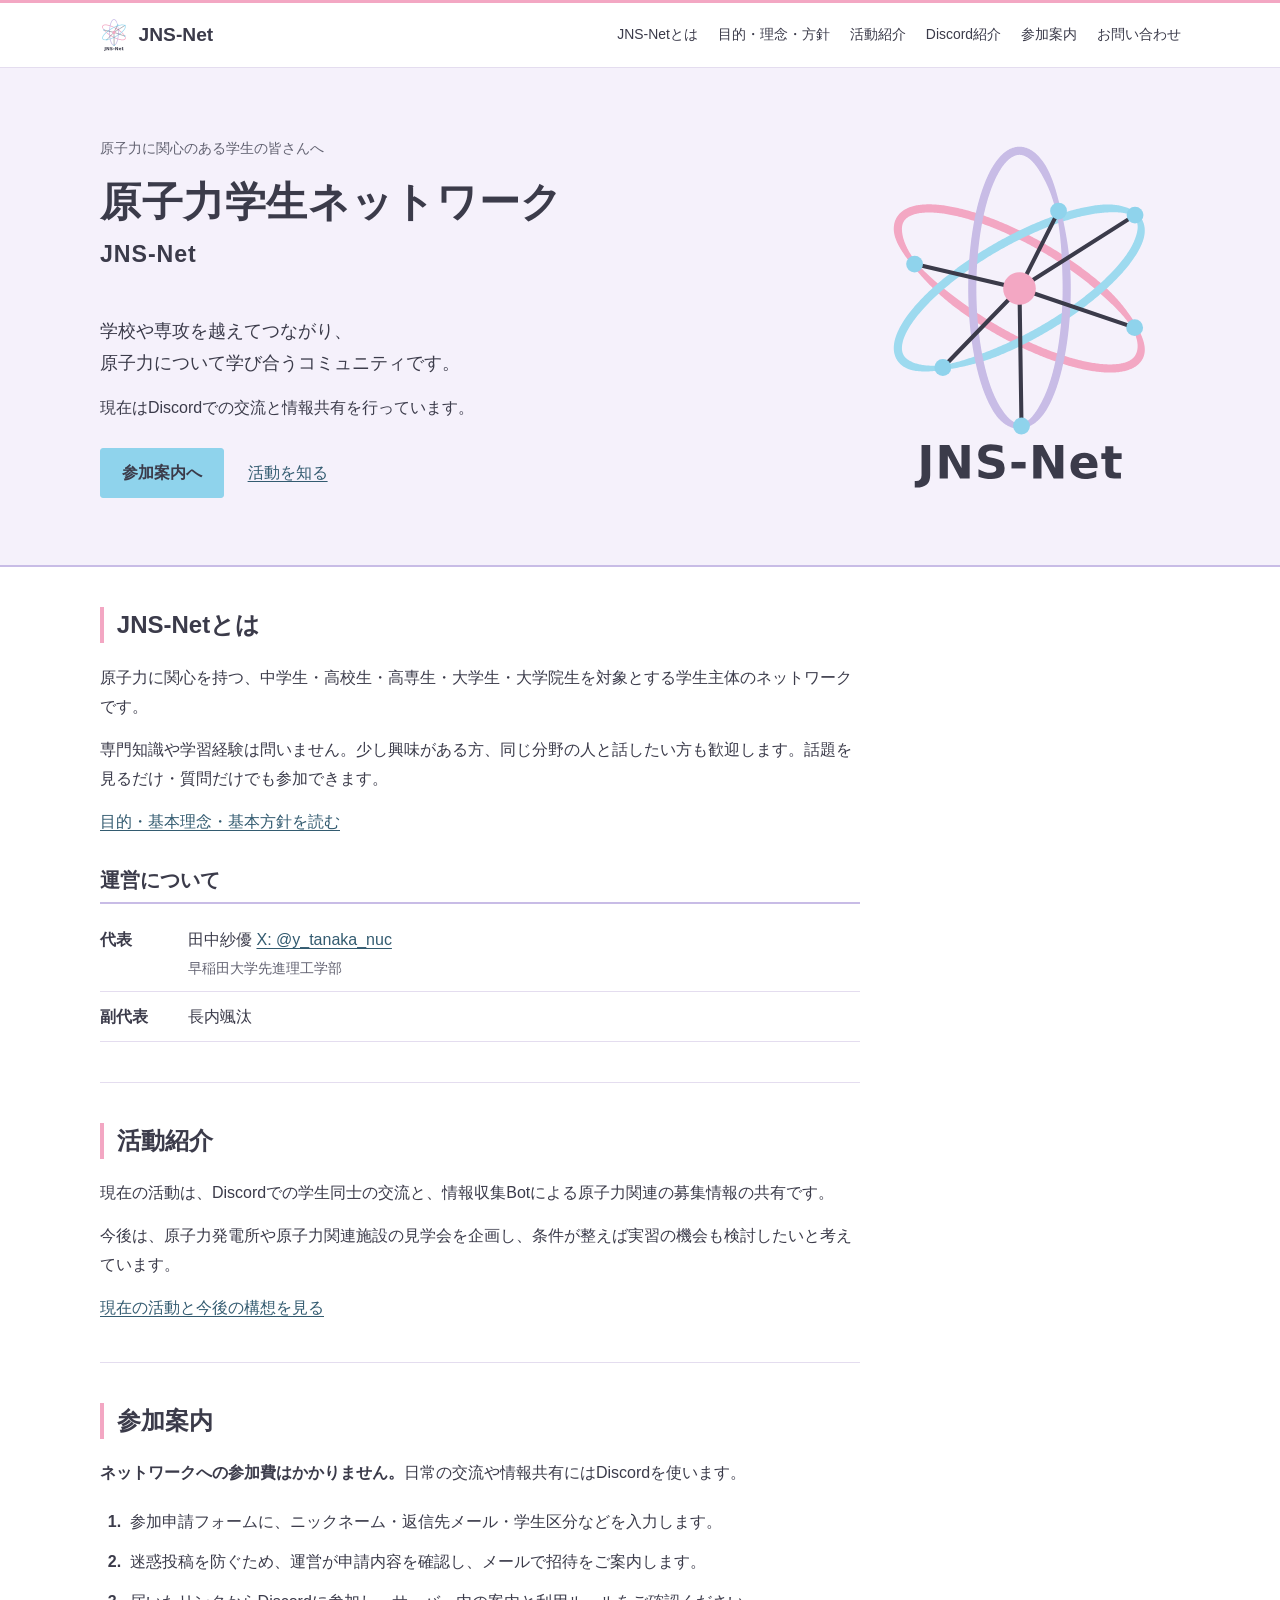
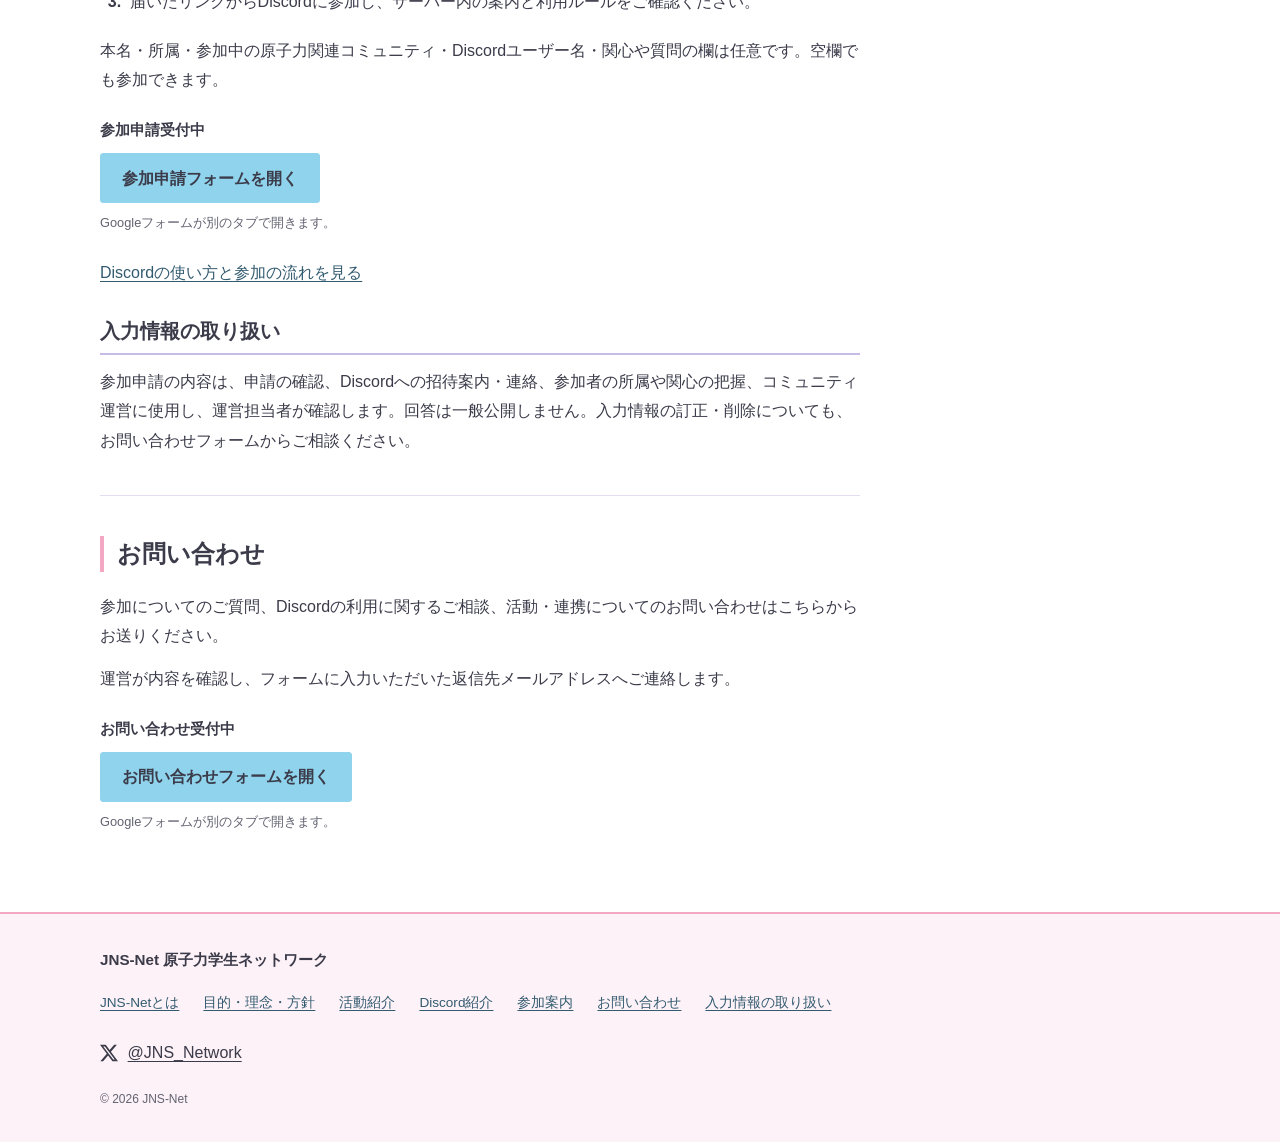
<file: index.html>
<!DOCTYPE html>
<html lang="ja">
<head>
  <meta charset="UTF-8">
  <meta name="viewport" content="width=device-width, initial-scale=1.0">
  <title>JNS-Net 原子力学生ネットワーク</title>
  <meta name="description" content="原子力に関心のある学生が、学校や専攻を越えてつながるネットワークです。Discordでの交流や情報共有を通して、原子力に触れやすい環境をつくっていきます。">
  <meta property="og:title" content="JNS-Net 原子力学生ネットワーク">
  <meta property="og:description" content="原子力に関心のある学生が、学校や専攻を越えてつながるネットワークです。Discordでの交流や情報共有を通して、原子力に触れやすい環境をつくっていきます。">
  <meta property="og:image" content="https://jns-network.github.io/assets/JNS-Net_%E6%AD%A3%E5%BC%8F%E3%83%AD%E3%82%B4%E3%82%BB%E3%83%83%E3%83%88/02_%E3%82%A2%E3%82%A4%E3%82%B3%E3%83%B3/JNS-Net_%E3%82%A2%E3%82%A4%E3%82%B3%E3%83%B3_%E7%99%BD%E8%83%8C%E6%99%AF_256px.png">
  <meta property="og:type" content="website">
  <meta property="og:url" content="https://jns-network.github.io/">
  <link rel="canonical" href="https://jns-network.github.io/">
  <link rel="icon" type="image/svg+xml" href="assets/JNS-Net_正式ロゴセット/02_アイコン/JNS-Net_アイコン.svg">
  <link rel="icon" type="image/png" sizes="256x256" href="assets/JNS-Net_正式ロゴセット/02_アイコン/JNS-Net_アイコン_白背景_256px.png">
  <link rel="apple-touch-icon" href="assets/JNS-Net_正式ロゴセット/02_アイコン/JNS-Net_アイコン_白背景_256px.png">
  <link rel="stylesheet" href="style.css">
  <script src="script.js" defer></script>
</head>
<body>
  <a class="skip-link" href="#main">本文へ</a>
  <header class="site-header">
    <div class="header-inner">
      <a class="logo-link" href="index.html" aria-label="JNS-Net トップページ">
        <img src="assets/JNS-Net_正式ロゴセット/01_推奨ロゴ/JNS-Net_基本ロゴ.svg" alt="" width="36" height="43">
        <span class="logo-text">JNS-Net</span>
      </a>
      <button class="nav-toggle" id="navToggle" type="button" aria-label="メニューを開く" aria-expanded="false" aria-controls="siteNav">メニュー</button>
      <nav class="site-nav" id="siteNav" aria-label="主要ナビゲーション">
        <a href="index.html#about">JNS-Netとは</a>
        <a href="philosophy.html">目的・理念・方針</a>
        <a href="activities.html">活動紹介</a>
        <a href="discord.html">Discord紹介</a>
        <a href="index.html#join">参加案内</a>
        <a href="index.html#contact">お問い合わせ</a>
      </nav>
    </div>
  </header>
  <main id="main">
    <section class="hero">
      <div class="container hero-inner">
        <div class="hero-heading">
          <p class="eyebrow">原子力に関心のある学生の皆さんへ</p>
          <h1><span class="keep-phrase">原子力学生</span><span class="keep-phrase">ネットワーク</span><span class="hero-name">JNS-Net</span></h1>
        </div>
        <div class="hero-copy">
          <p class="hero-lead">学校や専攻を越えてつながり、<br class="wide-only">原子力について学び合うコミュニティです。</p>
          <p>現在はDiscordでの交流と情報共有を行っています。</p>
          <div class="actions">
            <a class="button button-primary" href="#join">参加案内へ</a>
            <a class="text-link" href="activities.html">活動を知る</a>
          </div>
        </div>
        <img class="hero-mark" src="assets/JNS-Net_正式ロゴセット/01_推奨ロゴ/JNS-Net_基本ロゴ.svg" alt="JNS-Net 正式ロゴ" width="320" height="384">
      </div>
    </section>
    <div class="container document">
      <section class="section" id="about" aria-labelledby="about-title">
        <h2 id="about-title">JNS-Netとは</h2>
        <p>原子力に関心を持つ、中学生・高校生・高専生・大学生・大学院生を対象とする学生主体のネットワークです。</p>
        <p>専門知識や学習経験は問いません。少し興味がある方、同じ分野の人と話したい方も歓迎します。話題を見るだけ・質問だけでも参加できます。</p>
        <p><a href="philosophy.html">目的・基本理念・基本方針を読む</a></p>
        <h3>運営について</h3>
        <dl class="people">
          <div><dt>代表</dt><dd>田中紗優 <a href="https://x.com/y_tanaka_nuc" target="_blank" rel="noopener noreferrer" aria-label="田中紗優のX @y_tanaka_nuc（別タブで開く）">X: @y_tanaka_nuc</a><span>早稲田大学先進理工学部</span></dd></div>
          <div><dt>副代表</dt><dd>長内颯汰</dd></div>
        </dl>
      </section>
      <section class="section" id="activities" aria-labelledby="activities-title">
        <h2 id="activities-title">活動紹介</h2>
        <p>現在の活動は、Discordでの学生同士の交流と、情報収集Botによる原子力関連の募集情報の共有です。</p>
        <p>今後は、原子力発電所や原子力関連施設の見学会を企画し、条件が整えば実習の機会も検討したいと考えています。</p>
        <p><a href="activities.html">現在の活動と今後の構想を見る</a></p>
      </section>
      <section class="section" id="join" aria-labelledby="join-title">
        <h2 id="join-title">参加案内</h2>
        <p><strong>ネットワークへの参加費はかかりません。</strong>日常の交流や情報共有にはDiscordを使います。</p>
        <ol class="process-list">
          <li>参加申請フォームに、ニックネーム・返信先メール・学生区分などを入力します。</li>
          <li>迷惑投稿を防ぐため、運営が申請内容を確認し、メールで招待をご案内します。</li>
          <li>届いたリンクからDiscordに参加し、サーバー内の案内と利用ルールをご確認ください。</li>
        </ol>
        <p>本名・所属・参加中の原子力関連コミュニティ・Discordユーザー名・関心や質問の欄は任意です。空欄でも参加できます。</p>
        <div class="form-entry">
          <p class="form-status">参加申請受付中</p>
          <a class="button button-primary" data-form="join" href="https://docs.google.com/forms/d/e/1FAIpQLSfnMeaPvfsD2d7tkTASsmJzb2HqKz71x0CBqUqwjffnBrkVyA/viewform" target="_blank" rel="noopener noreferrer">参加申請フォームを開く</a>
          <p class="link-note">Googleフォームが別のタブで開きます。</p>
        </div>
        <p><a href="discord.html">Discordの使い方と参加の流れを見る</a></p>
        <h3 id="information">入力情報の取り扱い</h3>
        <p>参加申請の内容は、申請の確認、Discordへの招待案内・連絡、参加者の所属や関心の把握、コミュニティ運営に使用し、運営担当者が確認します。回答は一般公開しません。入力情報の訂正・削除についても、お問い合わせフォームからご相談ください。</p>
      </section>
      <section class="section" id="contact" aria-labelledby="contact-title">
        <h2 id="contact-title">お問い合わせ</h2>
        <p>参加についてのご質問、Discordの利用に関するご相談、活動・連携についてのお問い合わせはこちらからお送りください。</p>
        <p>運営が内容を確認し、フォームに入力いただいた返信先メールアドレスへご連絡します。</p>
        <div class="form-entry">
          <p class="form-status">お問い合わせ受付中</p>
          <a class="button button-primary" data-form="contact" href="https://docs.google.com/forms/d/e/1FAIpQLScc3NugrwZ7gzb8aY_9ALtX08g7vlMm2H734OMPPmi0vHldWA/viewform" target="_blank" rel="noopener noreferrer">お問い合わせフォームを開く</a>
          <p class="link-note">Googleフォームが別のタブで開きます。</p>
        </div>
      </section>
    </div>
  </main>
  <footer class="site-footer">
    <div class="container footer-inner">
      <p class="footer-name">JNS-Net 原子力学生ネットワーク</p>
      <nav class="footer-links" aria-label="フッターナビゲーション">
        <a href="index.html#about">JNS-Netとは</a>
        <a href="philosophy.html">目的・理念・方針</a>
        <a href="activities.html">活動紹介</a>
        <a href="discord.html">Discord紹介</a>
        <a href="index.html#join">参加案内</a>
        <a href="index.html#contact">お問い合わせ</a>
        <a href="index.html#information">入力情報の取り扱い</a>
      </nav>
      <p class="footer-social"><a class="social-link" href="https://x.com/JNS_Network" target="_blank" rel="noopener noreferrer" aria-label="X @JNS_Network（別タブで開く）"><svg viewBox="0 0 24 24" width="18" height="18" aria-hidden="true" focusable="false"><path fill="currentColor" d="M18.901 1.153h3.68l-8.04 9.19L24 22.846h-7.406l-5.8-7.584-6.64 7.584H.47l8.6-9.835L0 1.154h7.594l5.243 6.932ZM17.61 20.644h2.039L6.486 3.24H4.298Z"/></svg><span>@JNS_Network</span></a></p>
      <p class="copyright">© 2026 JNS-Net</p>
    </div>
  </footer>
</body>
</html>
</file>
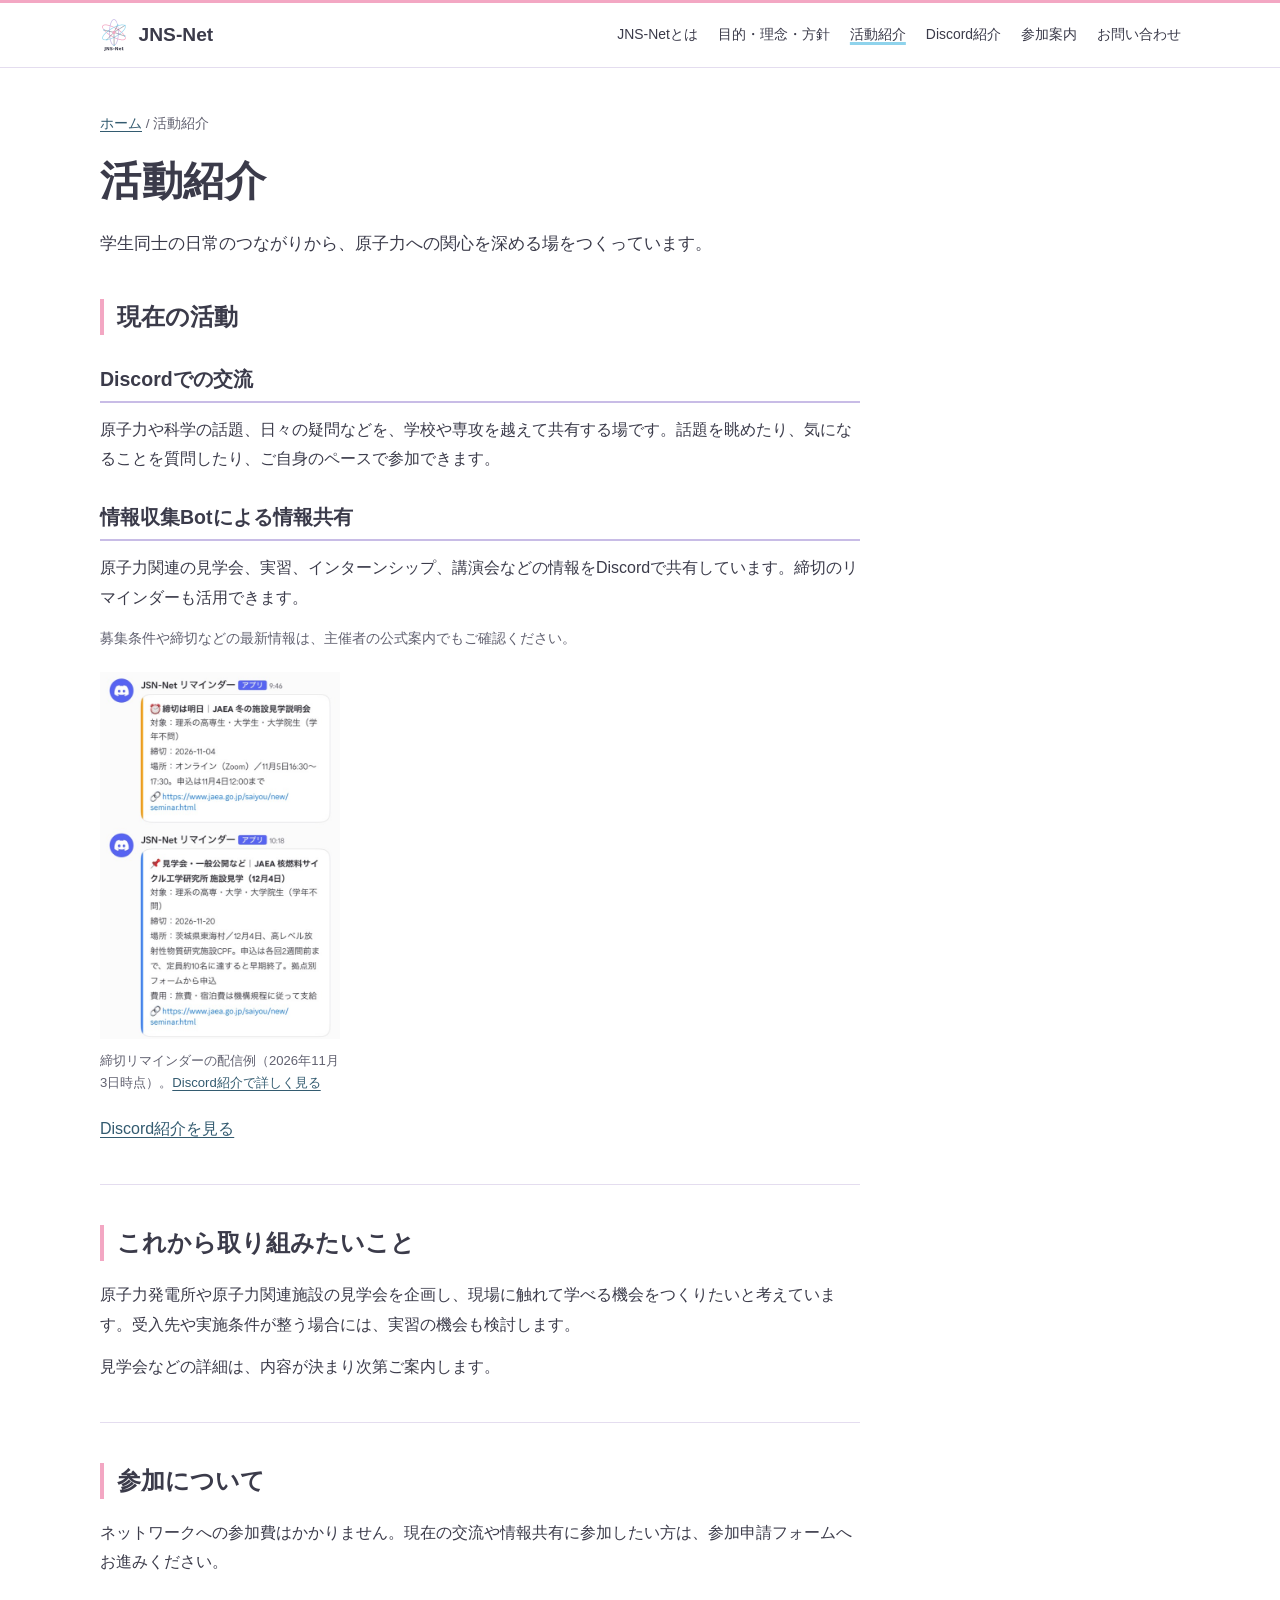
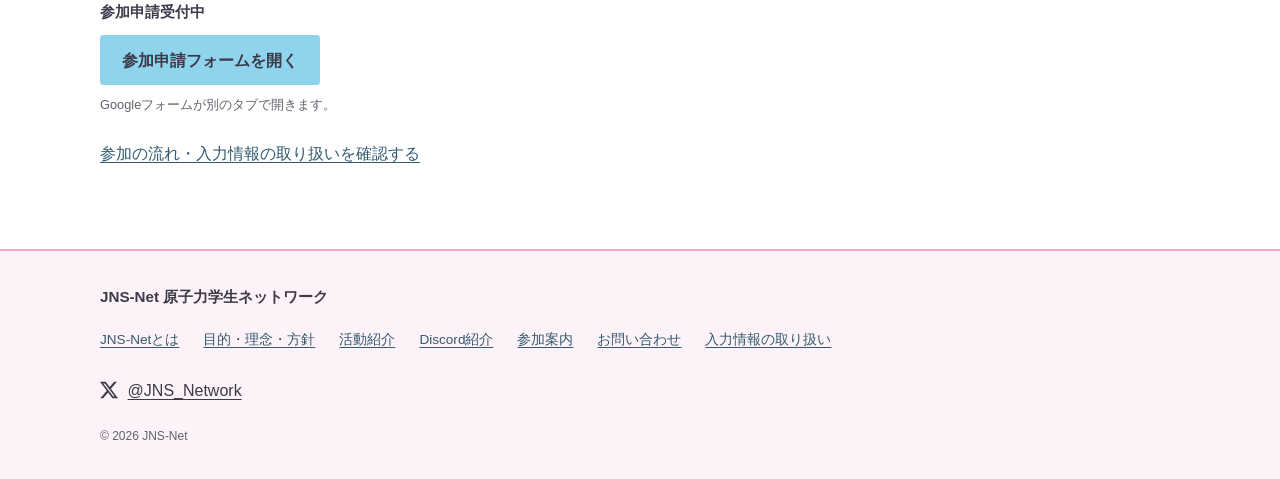
<file: activities.html>
<!DOCTYPE html>
<html lang="ja">
<head>
  <meta charset="UTF-8">
  <meta name="viewport" content="width=device-width, initial-scale=1.0">
  <title>活動紹介 | JNS-Net 原子力学生ネットワーク</title>
  <meta name="description" content="現在のDiscord交流・情報収集Botと、今後取り組みたい原子力関連施設の見学会・実習についてご紹介します。">
  <meta property="og:title" content="活動紹介 | JNS-Net 原子力学生ネットワーク">
  <meta property="og:description" content="現在のDiscord交流・情報収集Botと、今後取り組みたい原子力関連施設の見学会・実習についてご紹介します。">
  <meta property="og:image" content="https://jns-network.github.io/assets/JNS-Net_%E6%AD%A3%E5%BC%8F%E3%83%AD%E3%82%B4%E3%82%BB%E3%83%83%E3%83%88/02_%E3%82%A2%E3%82%A4%E3%82%B3%E3%83%B3/JNS-Net_%E3%82%A2%E3%82%A4%E3%82%B3%E3%83%B3_%E7%99%BD%E8%83%8C%E6%99%AF_256px.png">
  <meta property="og:type" content="website">
  <meta property="og:url" content="https://jns-network.github.io/activities.html">
  <link rel="canonical" href="https://jns-network.github.io/activities.html">
  <link rel="icon" type="image/svg+xml" href="assets/JNS-Net_正式ロゴセット/02_アイコン/JNS-Net_アイコン.svg">
  <link rel="icon" type="image/png" sizes="256x256" href="assets/JNS-Net_正式ロゴセット/02_アイコン/JNS-Net_アイコン_白背景_256px.png">
  <link rel="apple-touch-icon" href="assets/JNS-Net_正式ロゴセット/02_アイコン/JNS-Net_アイコン_白背景_256px.png">
  <link rel="stylesheet" href="style.css">
  <script src="script.js" defer></script>
</head>
<body>
  <a class="skip-link" href="#main">本文へ</a>
  <header class="site-header">
    <div class="header-inner">
      <a class="logo-link" href="index.html" aria-label="JNS-Net トップページ">
        <img src="assets/JNS-Net_正式ロゴセット/01_推奨ロゴ/JNS-Net_基本ロゴ.svg" alt="" width="36" height="43">
        <span class="logo-text">JNS-Net</span>
      </a>
      <button class="nav-toggle" id="navToggle" type="button" aria-label="メニューを開く" aria-expanded="false" aria-controls="siteNav">メニュー</button>
      <nav class="site-nav" id="siteNav" aria-label="主要ナビゲーション">
        <a href="index.html#about">JNS-Netとは</a>
        <a href="philosophy.html">目的・理念・方針</a>
        <a href="activities.html" aria-current="page">活動紹介</a>
        <a href="discord.html">Discord紹介</a>
        <a href="index.html#join">参加案内</a>
        <a href="index.html#contact">お問い合わせ</a>
      </nav>
    </div>
  </header>
  <main id="main">
    <header class="page-heading container document">
      <p class="breadcrumb"><a href="index.html">ホーム</a> / 活動紹介</p>
      <h1>活動紹介</h1>
      <p class="page-lead">学生同士の日常のつながりから、原子力への関心を深める場をつくっています。</p>
    </header>
    <div class="container document page-body">
      <section class="section" aria-labelledby="current-title">
        <h2 id="current-title">現在の活動</h2>
        <h3>Discordでの交流</h3>
        <p>原子力や科学の話題、日々の疑問などを、学校や専攻を越えて共有する場です。話題を眺めたり、気になることを質問したり、ご自身のペースで参加できます。</p>
        <h3>情報収集Botによる情報共有</h3>
        <p>原子力関連の見学会、実習、インターンシップ、講演会などの情報をDiscordで共有しています。締切のリマインダーも活用できます。</p>
        <p class="small-note">募集条件や締切などの最新情報は、主催者の公式案内でもご確認ください。</p>
        <figure class="discord-example activity-example">
          <a class="screenshot-window screenshot-visits" href="discord.html#delivery-examples" aria-label="Discord紹介でリマインダーの配信例を見る">
            <img src="assets/discord-examples/visits-reminder.jpg" alt="Discordに届く見学会の募集情報と締切リマインダーの配信例" width="588" height="1280" loading="lazy">
          </a>
          <figcaption>締切リマインダーの配信例（2026年11月3日時点）。<a href="discord.html#delivery-examples">Discord紹介で詳しく見る</a></figcaption>
        </figure>
        <p><a href="discord.html">Discord紹介を見る</a></p>
      </section>
      <section class="section" aria-labelledby="future-title">
        <h2 id="future-title">これから取り組みたいこと</h2>
        <p>原子力発電所や原子力関連施設の見学会を企画し、現場に触れて学べる機会をつくりたいと考えています。受入先や実施条件が整う場合には、実習の機会も検討します。</p>
        <p>見学会などの詳細は、内容が決まり次第ご案内します。</p>
      </section>
      <section class="section" aria-labelledby="participation-title">
        <h2 id="participation-title">参加について</h2>
        <p>ネットワークへの参加費はかかりません。現在の交流や情報共有に参加したい方は、参加申請フォームへお進みください。</p>
        <div class="form-entry">
          <p class="form-status">参加申請受付中</p>
          <a class="button button-primary" data-form="join" href="https://docs.google.com/forms/d/e/1FAIpQLSfnMeaPvfsD2d7tkTASsmJzb2HqKz71x0CBqUqwjffnBrkVyA/viewform" target="_blank" rel="noopener noreferrer">参加申請フォームを開く</a>
          <p class="link-note">Googleフォームが別のタブで開きます。</p>
        </div>
        <p><a href="index.html#join">参加の流れ・入力情報の取り扱いを確認する</a></p>
      </section>
    </div>
  </main>
  <footer class="site-footer">
    <div class="container footer-inner">
      <p class="footer-name">JNS-Net 原子力学生ネットワーク</p>
      <nav class="footer-links" aria-label="フッターナビゲーション">
        <a href="index.html#about">JNS-Netとは</a>
        <a href="philosophy.html">目的・理念・方針</a>
        <a href="activities.html">活動紹介</a>
        <a href="discord.html">Discord紹介</a>
        <a href="index.html#join">参加案内</a>
        <a href="index.html#contact">お問い合わせ</a>
        <a href="index.html#information">入力情報の取り扱い</a>
      </nav>
      <p class="footer-social"><a class="social-link" href="https://x.com/JNS_Network" target="_blank" rel="noopener noreferrer" aria-label="X @JNS_Network（別タブで開く）"><svg viewBox="0 0 24 24" width="18" height="18" aria-hidden="true" focusable="false"><path fill="currentColor" d="M18.901 1.153h3.68l-8.04 9.19L24 22.846h-7.406l-5.8-7.584-6.64 7.584H.47l8.6-9.835L0 1.154h7.594l5.243 6.932ZM17.61 20.644h2.039L6.486 3.24H4.298Z"/></svg><span>@JNS_Network</span></a></p>
      <p class="copyright">© 2026 JNS-Net</p>
    </div>
  </footer>
</body>
</html>
</file>
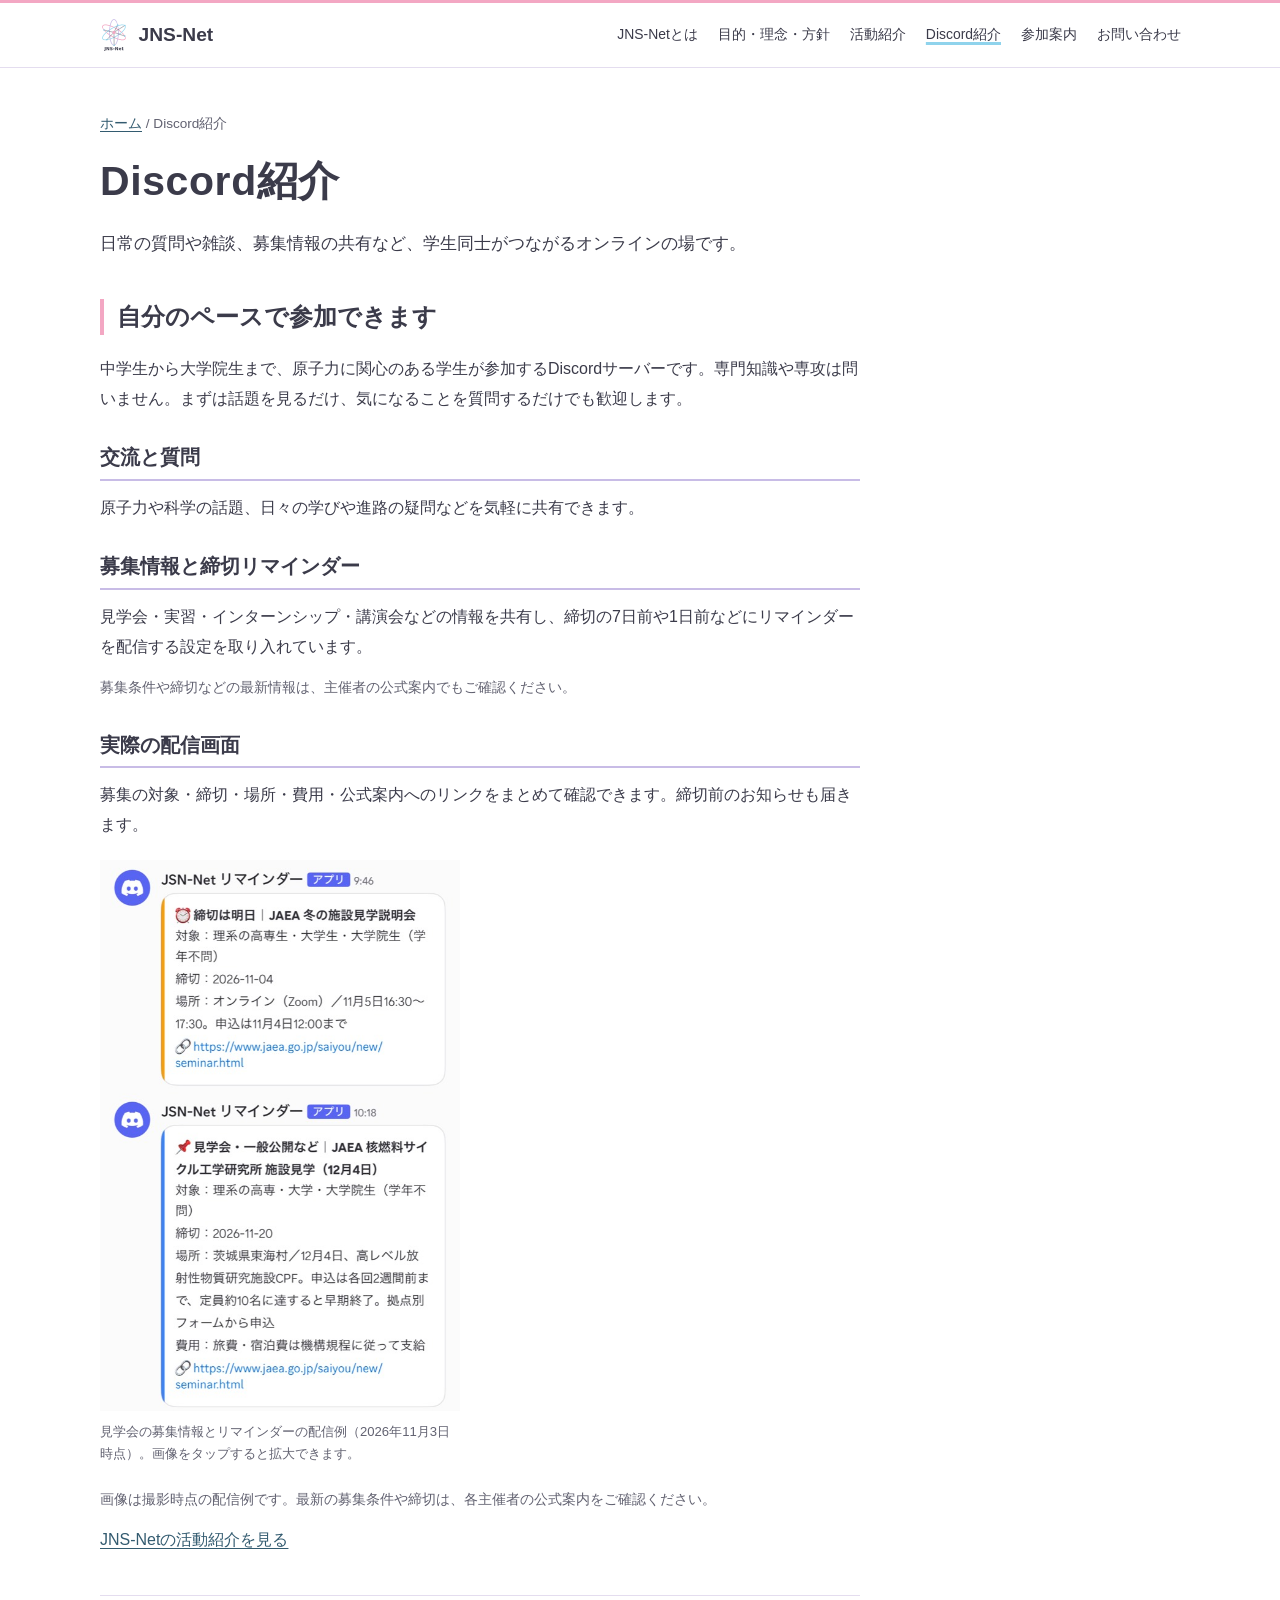
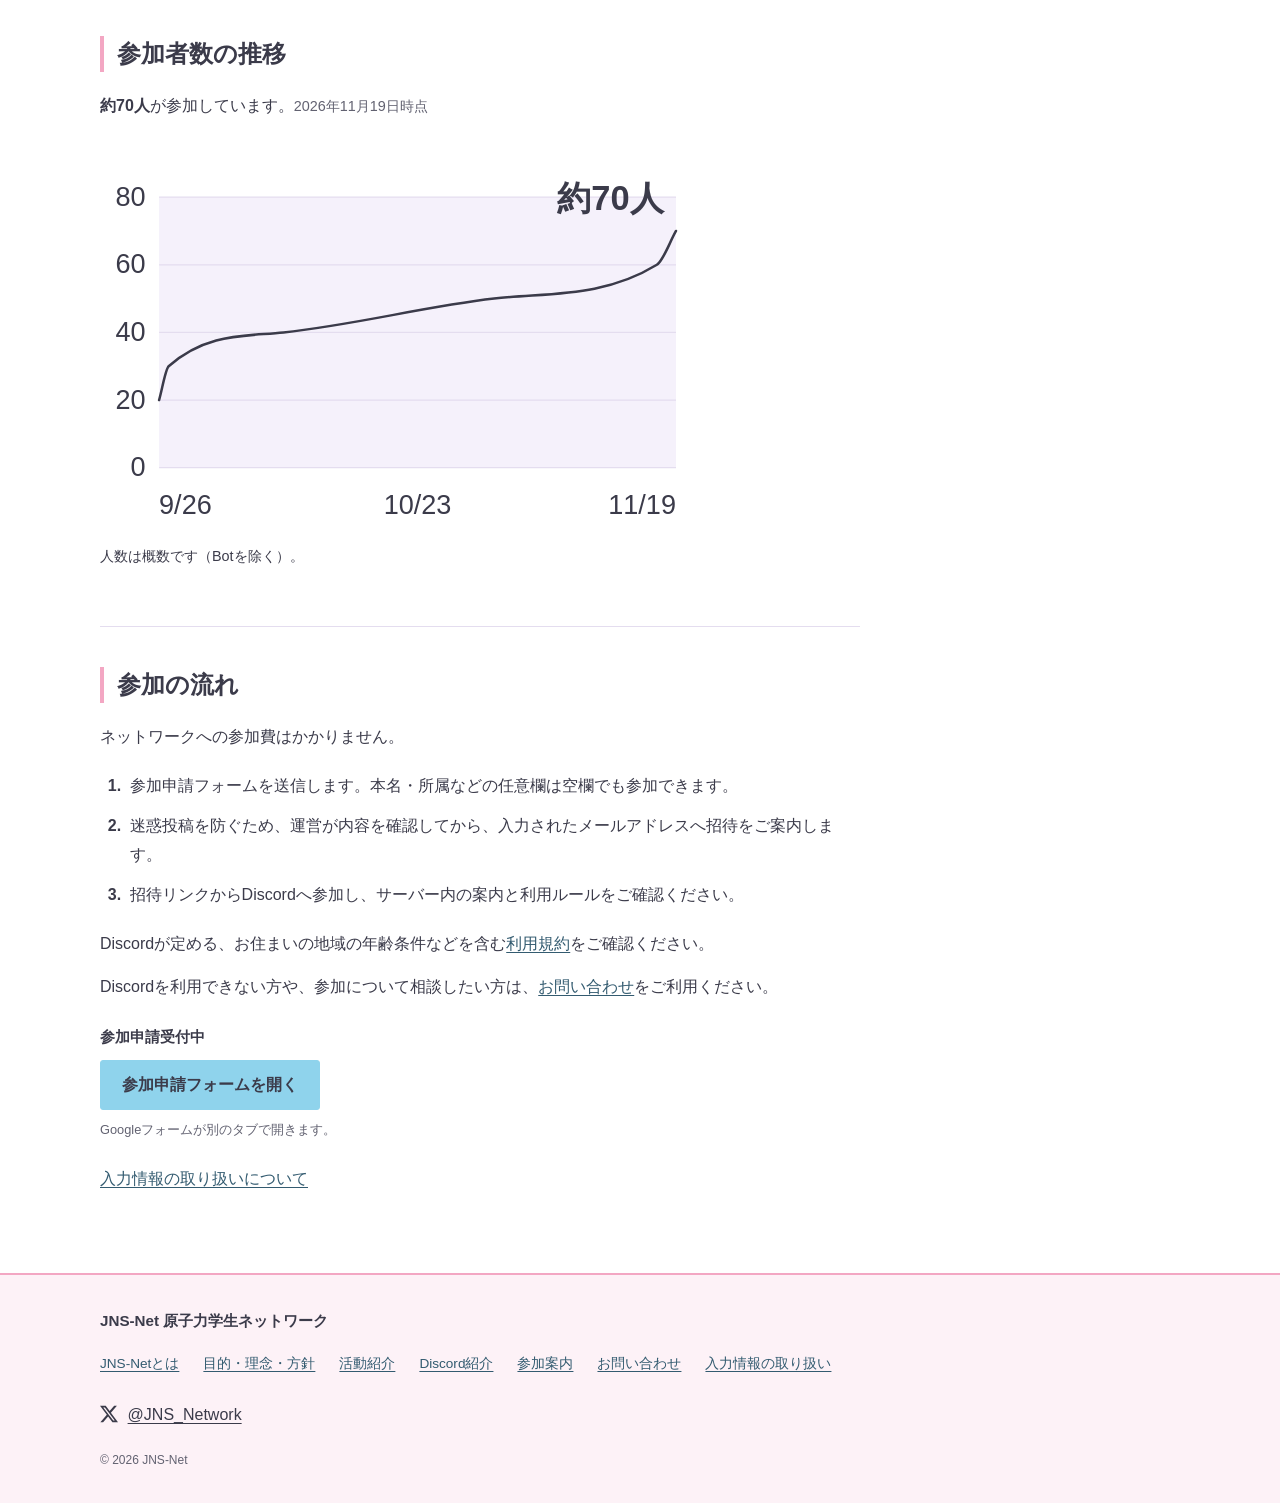
<file: discord.html>
<!DOCTYPE html>
<html lang="ja">
<head>
  <meta charset="UTF-8">
  <meta name="viewport" content="width=device-width, initial-scale=1.0">
  <title>Discord紹介 | JNS-Net 原子力学生ネットワーク</title>
  <meta name="description" content="学生同士の交流や質問、募集情報と締切リマインダー、Discordへの参加方法をご案内します。ネットワークへの参加費は無料です。">
  <meta property="og:title" content="Discord紹介 | JNS-Net 原子力学生ネットワーク">
  <meta property="og:description" content="学生同士の交流や質問、募集情報と締切リマインダー、Discordへの参加方法をご案内します。ネットワークへの参加費は無料です。">
  <meta property="og:image" content="https://jns-network.github.io/assets/JNS-Net_%E6%AD%A3%E5%BC%8F%E3%83%AD%E3%82%B4%E3%82%BB%E3%83%83%E3%83%88/02_%E3%82%A2%E3%82%A4%E3%82%B3%E3%83%B3/JNS-Net_%E3%82%A2%E3%82%A4%E3%82%B3%E3%83%B3_%E7%99%BD%E8%83%8C%E6%99%AF_256px.png">
  <meta property="og:type" content="website">
  <meta property="og:url" content="https://jns-network.github.io/discord.html">
  <link rel="canonical" href="https://jns-network.github.io/discord.html">
  <link rel="icon" type="image/svg+xml" href="assets/JNS-Net_正式ロゴセット/02_アイコン/JNS-Net_アイコン.svg">
  <link rel="icon" type="image/png" sizes="256x256" href="assets/JNS-Net_正式ロゴセット/02_アイコン/JNS-Net_アイコン_白背景_256px.png">
  <link rel="apple-touch-icon" href="assets/JNS-Net_正式ロゴセット/02_アイコン/JNS-Net_アイコン_白背景_256px.png">
  <link rel="stylesheet" href="style.css?v=20261119">
  <script src="script.js" defer></script>
</head>
<body>
  <a class="skip-link" href="#main">本文へ</a>
  <header class="site-header">
    <div class="header-inner">
      <a class="logo-link" href="index.html" aria-label="JNS-Net トップページ">
        <img src="assets/JNS-Net_正式ロゴセット/01_推奨ロゴ/JNS-Net_基本ロゴ.svg" alt="" width="36" height="43">
        <span class="logo-text">JNS-Net</span>
      </a>
      <button class="nav-toggle" id="navToggle" type="button" aria-label="メニューを開く" aria-expanded="false" aria-controls="siteNav">メニュー</button>
      <nav class="site-nav" id="siteNav" aria-label="主要ナビゲーション">
        <a href="index.html#about">JNS-Netとは</a>
        <a href="philosophy.html">目的・理念・方針</a>
        <a href="activities.html">活動紹介</a>
        <a href="discord.html" aria-current="page">Discord紹介</a>
        <a href="index.html#join">参加案内</a>
        <a href="index.html#contact">お問い合わせ</a>
      </nav>
    </div>
  </header>
  <main id="main">
    <header class="page-heading container document">
      <p class="breadcrumb"><a href="index.html">ホーム</a> / Discord紹介</p>
      <h1>Discord紹介</h1>
      <p class="page-lead">日常の質問や雑談、募集情報の共有など、学生同士がつながるオンラインの場です。</p>
    </header>
    <div class="container document page-body">
      <section class="section" aria-labelledby="community-title">
        <h2 id="community-title">自分のペースで参加できます</h2>
        <p>中学生から大学院生まで、原子力に関心のある学生が参加するDiscordサーバーです。専門知識や専攻は問いません。まずは話題を見るだけ、気になることを質問するだけでも歓迎します。</p>
        <h3>交流と質問</h3>
        <p>原子力や科学の話題、日々の学びや進路の疑問などを気軽に共有できます。</p>
        <h3>募集情報と締切リマインダー</h3>
        <p>見学会・実習・インターンシップ・講演会などの情報を共有し、締切の7日前や1日前などにリマインダーを配信する設定を取り入れています。</p>
        <p class="small-note">募集条件や締切などの最新情報は、主催者の公式案内でもご確認ください。</p>
        <h3 id="delivery-examples">実際の配信画面</h3>
        <p>募集の対象・締切・場所・費用・公式案内へのリンクをまとめて確認できます。締切前のお知らせも届きます。</p>
        <figure class="discord-example">
          <a class="screenshot-window screenshot-visits" href="assets/discord-examples/visits-reminder.jpg" target="_blank" rel="noopener noreferrer" aria-label="見学会の募集情報とリマインダーの配信例を拡大する（別タブ）">
            <img src="assets/discord-examples/visits-reminder.jpg" alt="Discordの見学会チャンネルに、締切前のお知らせと募集条件・主催者へのリンクが届いている画面" width="588" height="1280" loading="lazy">
          </a>
          <figcaption>見学会の募集情報とリマインダーの配信例（2026年11月3日時点）。画像をタップすると拡大できます。</figcaption>
        </figure>
        <p class="small-note">画像は撮影時点の配信例です。最新の募集条件や締切は、各主催者の公式案内をご確認ください。</p>
        <p><a href="activities.html">JNS-Netの活動紹介を見る</a></p>
      </section>
      <!-- member-history:start -->
      <section class="section" aria-labelledby="member-history-title">
        <h2 id="member-history-title">参加者数の推移</h2>
        <p><strong>約70人</strong>が参加しています。<span class="small-note">2026年11月19日時点</span></p>
        <figure class="member-history-figure">
          <img src="assets/member-history.svg?v=2026-11-19-2" alt="9/26ごろ約20人から、11/19時点で約70人までの参加者数の推移。" width="520" height="326" loading="lazy">
          <figcaption>人数は概数です（Botを除く）。</figcaption>
        </figure>
      </section>
      <!-- member-history:end -->
      <section class="section" aria-labelledby="flow-title">
        <h2 id="flow-title">参加の流れ</h2>
        <p>ネットワークへの参加費はかかりません。</p>
        <ol class="process-list">
          <li>参加申請フォームを送信します。本名・所属などの任意欄は空欄でも参加できます。</li>
          <li>迷惑投稿を防ぐため、運営が内容を確認してから、入力されたメールアドレスへ招待をご案内します。</li>
          <li>招待リンクからDiscordへ参加し、サーバー内の案内と利用ルールをご確認ください。</li>
        </ol>
        <p>Discordが定める、お住まいの地域の年齢条件などを含む<a href="https://discord.com/terms" target="_blank" rel="noopener noreferrer">利用規約</a>をご確認ください。</p>
        <p>Discordを利用できない方や、参加について相談したい方は、<a href="index.html#contact">お問い合わせ</a>をご利用ください。</p>
        <div class="form-entry">
          <p class="form-status">参加申請受付中</p>
          <a class="button button-primary" data-form="join" href="https://docs.google.com/forms/d/e/1FAIpQLSfnMeaPvfsD2d7tkTASsmJzb2HqKz71x0CBqUqwjffnBrkVyA/viewform" target="_blank" rel="noopener noreferrer">参加申請フォームを開く</a>
          <p class="link-note">Googleフォームが別のタブで開きます。</p>
        </div>
        <p><a href="index.html#information">入力情報の取り扱いについて</a></p>
      </section>
    </div>
  </main>
  <footer class="site-footer">
    <div class="container footer-inner">
      <p class="footer-name">JNS-Net 原子力学生ネットワーク</p>
      <nav class="footer-links" aria-label="フッターナビゲーション">
        <a href="index.html#about">JNS-Netとは</a>
        <a href="philosophy.html">目的・理念・方針</a>
        <a href="activities.html">活動紹介</a>
        <a href="discord.html">Discord紹介</a>
        <a href="index.html#join">参加案内</a>
        <a href="index.html#contact">お問い合わせ</a>
        <a href="index.html#information">入力情報の取り扱い</a>
      </nav>
      <p class="footer-social"><a class="social-link" href="https://x.com/JNS_Network" target="_blank" rel="noopener noreferrer" aria-label="X @JNS_Network（別タブで開く）"><svg viewBox="0 0 24 24" width="18" height="18" aria-hidden="true" focusable="false"><path fill="currentColor" d="M18.901 1.153h3.68l-8.04 9.19L24 22.846h-7.406l-5.8-7.584-6.64 7.584H.47l8.6-9.835L0 1.154h7.594l5.243 6.932ZM17.61 20.644h2.039L6.486 3.24H4.298Z"/></svg><span>@JNS_Network</span></a></p>
      <p class="copyright">© 2026 JNS-Net</p>
    </div>
  </footer>
</body>
</html>
</file>
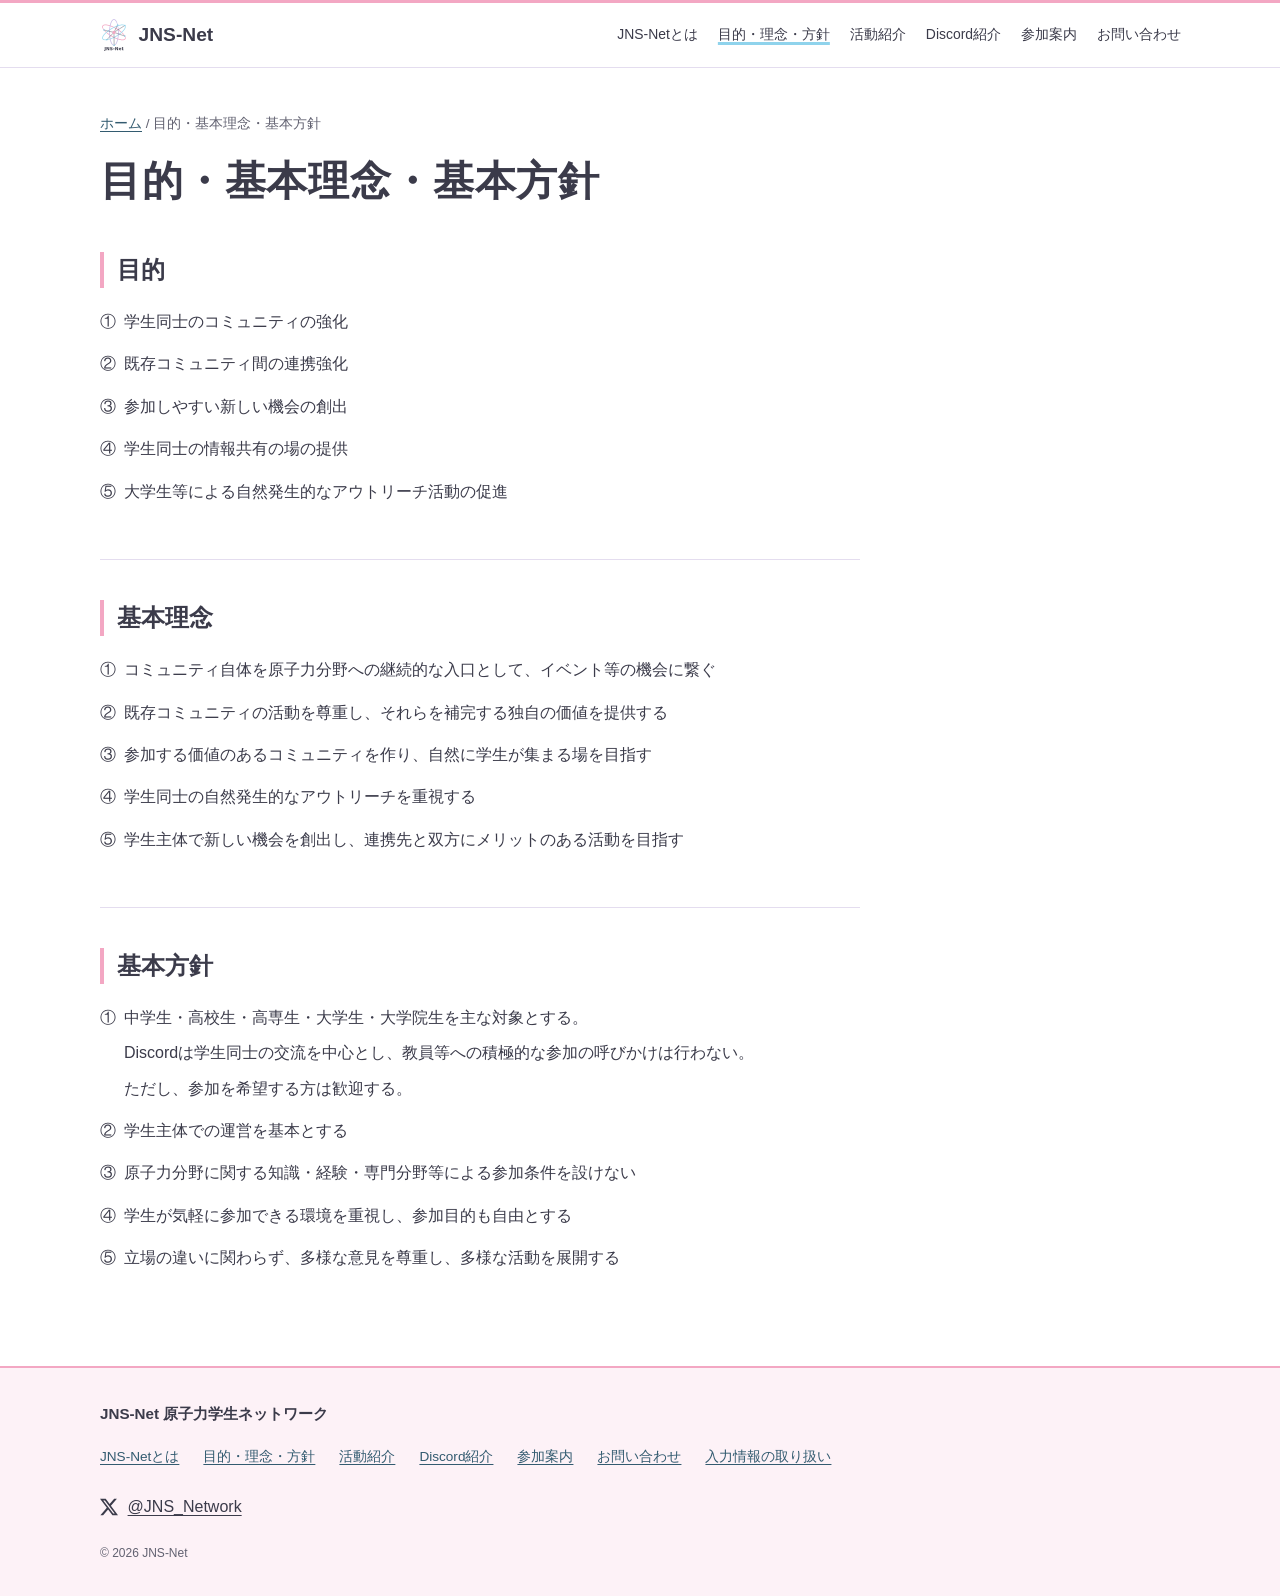
<file: philosophy.html>
<!DOCTYPE html>
<html lang="ja">
<head>
  <meta charset="UTF-8">
  <meta name="viewport" content="width=device-width, initial-scale=1.0">
  <title>目的・基本理念・基本方針 | JNS-Net 原子力学生ネットワーク</title>
  <meta name="description" content="JNS-Net 原子力学生ネットワークの目的・基本理念・基本方針を掲載しています。">
  <meta property="og:title" content="目的・基本理念・基本方針 | JNS-Net 原子力学生ネットワーク">
  <meta property="og:description" content="JNS-Net 原子力学生ネットワークの目的・基本理念・基本方針を掲載しています。">
  <meta property="og:image" content="https://jns-network.github.io/assets/JNS-Net_%E6%AD%A3%E5%BC%8F%E3%83%AD%E3%82%B4%E3%82%BB%E3%83%83%E3%83%88/02_%E3%82%A2%E3%82%A4%E3%82%B3%E3%83%B3/JNS-Net_%E3%82%A2%E3%82%A4%E3%82%B3%E3%83%B3_%E7%99%BD%E8%83%8C%E6%99%AF_256px.png">
  <meta property="og:type" content="website">
  <meta property="og:url" content="https://jns-network.github.io/philosophy.html">
  <link rel="canonical" href="https://jns-network.github.io/philosophy.html">
  <link rel="icon" type="image/svg+xml" href="assets/JNS-Net_正式ロゴセット/02_アイコン/JNS-Net_アイコン.svg">
  <link rel="icon" type="image/png" sizes="256x256" href="assets/JNS-Net_正式ロゴセット/02_アイコン/JNS-Net_アイコン_白背景_256px.png">
  <link rel="apple-touch-icon" href="assets/JNS-Net_正式ロゴセット/02_アイコン/JNS-Net_アイコン_白背景_256px.png">
  <link rel="stylesheet" href="style.css?v=20261117-philosophy">
  <script src="script.js" defer></script>
</head>
<body>
  <a class="skip-link" href="#main">本文へ</a>
  <header class="site-header">
    <div class="header-inner">
      <a class="logo-link" href="index.html" aria-label="JNS-Net トップページ">
        <img src="assets/JNS-Net_正式ロゴセット/01_推奨ロゴ/JNS-Net_基本ロゴ.svg" alt="" width="36" height="43">
        <span class="logo-text">JNS-Net</span>
      </a>
      <button class="nav-toggle" id="navToggle" type="button" aria-label="メニューを開く" aria-expanded="false" aria-controls="siteNav">メニュー</button>
      <nav class="site-nav" id="siteNav" aria-label="主要ナビゲーション">
        <a href="index.html#about">JNS-Netとは</a>
        <a href="philosophy.html" aria-current="page">目的・理念・方針</a>
        <a href="activities.html">活動紹介</a>
        <a href="discord.html">Discord紹介</a>
        <a href="index.html#join">参加案内</a>
        <a href="index.html#contact">お問い合わせ</a>
      </nav>
    </div>
  </header>
  <main id="main">
    <header class="page-heading container document">
      <p class="breadcrumb"><a href="index.html">ホーム</a> / 目的・基本理念・基本方針</p>
      <h1>目的・基本理念・基本方針</h1>
    </header>
    <div class="container document page-body">
      <section class="section" aria-labelledby="purpose-title">
        <h2 id="purpose-title">目的</h2>
        <ol class="principles-list" role="list">
          <li><span class="principle-number">①</span><div class="principle-text">学生同士のコミュニティの強化</div></li>
          <li><span class="principle-number">②</span><div class="principle-text">既存コミュニティ間の連携強化</div></li>
          <li><span class="principle-number">③</span><div class="principle-text">参加しやすい新しい機会の創出</div></li>
          <li><span class="principle-number">④</span><div class="principle-text">学生同士の情報共有の場の提供</div></li>
          <li><span class="principle-number">⑤</span><div class="principle-text">大学生等による自然発生的なアウトリーチ活動の促進</div></li>
        </ol>
      </section>
      <section class="section" aria-labelledby="principles-title">
        <h2 id="principles-title">基本理念</h2>
        <ol class="principles-list" role="list">
          <li><span class="principle-number">①</span><div class="principle-text">コミュニティ自体を原子力分野への継続的な入口として、イベント等の機会に繋ぐ</div></li>
          <li><span class="principle-number">②</span><div class="principle-text">既存コミュニティの活動を尊重し、それらを補完する独自の価値を提供する</div></li>
          <li><span class="principle-number">③</span><div class="principle-text">参加する価値のあるコミュニティを作り、自然に学生が集まる場を目指す</div></li>
          <li><span class="principle-number">④</span><div class="principle-text">学生同士の自然発生的なアウトリーチを重視する</div></li>
          <li><span class="principle-number">⑤</span><div class="principle-text">学生主体で新しい機会を創出し、連携先と双方にメリットのある活動を目指す</div></li>
        </ol>
      </section>
      <section class="section" aria-labelledby="policy-title">
        <h2 id="policy-title">基本方針</h2>
        <ol class="principles-list" role="list">
          <li><span class="principle-number">①</span><div class="principle-text"><p>中学生・高校生・高専生・大学生・大学院生を主な対象とする。</p><p>Discordは学生同士の交流を中心とし、教員等への積極的な参加の呼びかけは行わない。</p><p>ただし、参加を希望する方は<span class="keep-phrase">歓迎する</span>。</p></div></li>
          <li><span class="principle-number">②</span><div class="principle-text">学生主体での運営を基本とする</div></li>
          <li><span class="principle-number">③</span><div class="principle-text">原子力分野に関する知識・経験・専門分野等による<span class="keep-phrase">参加条件</span>を設けない</div></li>
          <li><span class="principle-number">④</span><div class="principle-text">学生が気軽に参加できる環境を重視し、<span class="keep-phrase">参加目的</span>も自由とする</div></li>
          <li><span class="principle-number">⑤</span><div class="principle-text">立場の違いに関わらず、多様な意見を尊重し、多様な活動を展開する</div></li>
        </ol>
      </section>
    </div>
  </main>
  <footer class="site-footer">
    <div class="container footer-inner">
      <p class="footer-name">JNS-Net 原子力学生ネットワーク</p>
      <nav class="footer-links" aria-label="フッターナビゲーション">
        <a href="index.html#about">JNS-Netとは</a>
        <a href="philosophy.html" aria-current="page">目的・理念・方針</a>
        <a href="activities.html">活動紹介</a>
        <a href="discord.html">Discord紹介</a>
        <a href="index.html#join">参加案内</a>
        <a href="index.html#contact">お問い合わせ</a>
        <a href="index.html#information">入力情報の取り扱い</a>
      </nav>
      <p class="footer-social"><a class="social-link" href="https://x.com/JNS_Network" target="_blank" rel="noopener noreferrer" aria-label="X @JNS_Network（別タブで開く）"><svg viewBox="0 0 24 24" width="18" height="18" aria-hidden="true" focusable="false"><path fill="currentColor" d="M18.901 1.153h3.68l-8.04 9.19L24 22.846h-7.406l-5.8-7.584-6.64 7.584H.47l8.6-9.835L0 1.154h7.594l5.243 6.932ZM17.61 20.644h2.039L6.486 3.24H4.298Z"/></svg><span>@JNS_Network</span></a></p>
      <p class="copyright">© 2026 JNS-Net</p>
    </div>
  </footer>
</body>
</html>
</file>
<file: style.css>
/* JNS-Net: 公式のパステル色を使った文書型レイアウト。 */
:root {
  --ink: #3B3B4A;
  --muted: #626271;
  --pink: #F3A7C3;
  --sky: #8FD3EC;
  --light-sky: #9DDAEF;
  --lavender: #C8BCE6;
  --hero-tint: #F5F1FB;
  --footer-tint: #FDF2F7;
  --line: #E4DDEF;
  --font: "Helvetica Neue", Arial, "Hiragino Kaku Gothic ProN", "Hiragino Sans", "BIZ UDPGothic", Meiryo, sans-serif;
}
* { box-sizing: border-box; }
html { scroll-behavior: smooth; }
body { margin: 0; background: #fff; color: var(--ink); font: 16px/1.85 var(--font); -webkit-font-smoothing: antialiased; }
h1, h2, h3, p, dl, ol { margin: 0; }
img { display: block; max-width: 100%; height: auto; }
a { color: #335B70; text-underline-offset: .2em; text-decoration-thickness: 1px; }
a:hover { text-decoration-thickness: 2px; }
a:focus-visible, button:focus-visible { outline: 3px solid var(--ink); outline-offset: 4px; }
button { font: inherit; }
section { scroll-margin-top: 4rem; }
h3, main { scroll-margin-top: 5rem; }
.container { width: min(100% - 3rem, 1080px); margin-inline: auto; }
.document > * { max-width: 760px; }
.skip-link { position: absolute; top: .5rem; left: .75rem; z-index: 200; padding: .5rem 1rem; background: #fff; transform: translateY(-180%); }
.skip-link:focus { transform: none; }
.site-header { position: sticky; top: 0; z-index: 100; background: #fff; border-top: 3px solid var(--pink); border-bottom: 1px solid var(--line); }
.header-inner { max-width: 1130px; margin: auto; padding: .8rem 1.5rem; display: flex; align-items: center; justify-content: space-between; gap: 1.5rem; }
.logo-link { display: flex; align-items: center; gap: .6rem; color: var(--ink); text-decoration: none; flex-shrink: 0; }
.logo-link img { width: 30px; height: 36px; object-fit: contain; }
.logo-text { font-size: 1.2rem; font-weight: 700; white-space: nowrap; }
.site-nav { display: flex; align-items: center; gap: 1.25rem; }
.site-nav a { color: var(--ink); font-size: .87rem; text-decoration: none; white-space: nowrap; padding-block: .4rem; }
.site-nav a:hover, .site-nav a[aria-current] { text-decoration: underline; text-decoration-color: var(--sky); text-decoration-thickness: 3px; }
.nav-toggle { display: none; border: 1px solid #BFC4CC; background: #fff; color: var(--ink); padding: .4rem .65rem; min-height: 44px; border-radius: 3px; cursor: pointer; }
.hero { background: var(--hero-tint); border-bottom: 2px solid var(--lavender); }
.hero-inner { display: grid; grid-template-columns: minmax(0, 1fr) 320px; grid-template-areas: "heading mark" "copy mark"; column-gap: 4rem; align-items: center; padding-block: 3.5rem; }
.hero-heading { grid-area: heading; }
.hero-copy { grid-area: copy; }
.eyebrow { color: var(--muted); font-size: .9rem; margin-bottom: .7rem; }
h1 { font-size: clamp(1.8rem, 3.2vw, 2.65rem); line-height: 1.45; font-weight: 700; letter-spacing: .015em; }
.keep-phrase { display: inline-block; }
.hero-name { display: block; font-size: 1.45rem; letter-spacing: .04em; margin-top: .35rem; }
.hero-lead { font-size: 1.14rem; line-height: 1.8; margin: 1.25rem 0 .75rem; }
.hero-inner p:not(.eyebrow):not(.hero-lead) { color: var(--ink); }
.hero-mark { grid-area: mark; width: 100%; height: 100%; max-height: 400px; min-height: 0; object-fit: contain; }
.actions { display: flex; align-items: center; gap: 1.5rem; flex-wrap: wrap; margin-top: 1.6rem; }
.button { display: inline-block; padding: .7rem 1.3rem; border-radius: 3px; text-decoration: none; font-weight: 600; line-height: 1.6; text-align: center; }
.button-primary { color: var(--ink); background: var(--sky); border: 1px solid var(--sky); }
.button-primary:hover { background: var(--light-sky); border-color: var(--ink); text-decoration: underline; }
.text-link { font-weight: 500; }
.section { padding-block: 2.5rem; }
.section + .section { border-top: 1px solid var(--line); }
h2 { font-size: 1.5rem; line-height: 1.5; margin-bottom: 1.2rem; padding-left: .8rem; border-left: 4px solid var(--pink); }
h3 { font-size: 1.22rem; line-height: 1.6; margin: 1.8rem 0 .75rem; padding-bottom: .35rem; border-bottom: 2px solid var(--lavender); }
p + p { margin-top: .8rem; }
.people { margin-top: .7rem; }
.people > div { display: grid; grid-template-columns: 5.5rem minmax(0, 1fr); padding-block: .6rem; border-bottom: 1px solid var(--line); }
.people dt { font-weight: 600; }
.people dd { margin: 0; }
.people dd span { display: block; color: var(--muted); font-size: .9rem; }
.small-note { color: var(--muted); font-size: .9rem; }
.people + .small-note { margin-top: .9rem; }
.process-list { padding-left: 1.6rem; margin-block: 1.2rem; }
.process-list li { padding-left: .25rem; margin-block: .65rem; }
.process-list li::marker { color: var(--ink); font-weight: 600; }
.principles-list { list-style: none; padding-left: 0; }
.principles-list li { display: grid; grid-template-columns: 1.5em minmax(0, 1fr); margin-block: .8rem; }
.principle-text { min-width: 0; }
.principle-text p + p { margin-top: .35em; }
.form-entry { margin-block: 1.4rem; }
.form-status { font-weight: 600; margin-bottom: .55rem; font-size: .92rem; }
.link-note { color: var(--muted); font-size: .8rem; margin-top: .5rem; }
.page-heading { padding-top: 2.7rem; }
.breadcrumb { color: var(--muted); font-size: .85rem; margin-bottom: 1rem; }
.page-lead { font-size: 1.05rem; margin-top: 1rem; }
.page-body { padding-bottom: 1.5rem; }
.discord-example { max-width: 360px; margin: 1.25rem 0; }
.activity-example { max-width: 240px; }
/* 画像の原本は保持し、表示枠で端末のステータスバー・入力欄を隠す。 */
.screenshot-window { display: block; overflow: hidden; }
.screenshot-window img { width: 100%; max-width: none; }
.screenshot-visits { aspect-ratio: 588 / 900; }
.screenshot-visits img { margin-top: -35.714286%; }
.screenshot-reports { aspect-ratio: 588 / 600; }
.screenshot-reports img { margin-top: -30.612245%; }
.discord-example figcaption { margin-top: .65rem; color: var(--muted); font-size: .82rem; line-height: 1.7; }
.more-examples { margin-block: 1.3rem; }
.more-examples summary { color: #335B70; cursor: pointer; text-decoration: underline; text-underline-offset: .2em; }
.more-examples summary:focus-visible { outline: 3px solid var(--ink); outline-offset: 4px; }
#member-history-title { scroll-margin-top: 6rem; }
.member-history-figure { margin: 1.4rem 0 1rem; max-width: 640px; }
.member-history-figure img { width: 100%; }
.member-history-figure figcaption { font-size: .9rem; line-height: 1.8; }
.activity-record { padding-block: 2.5rem; border-top: 1px solid var(--line); }
.record-date { color: var(--muted); font-size: .88rem; margin-bottom: .5rem; }
.site-footer { background: var(--footer-tint); border-top: 2px solid var(--pink); margin-top: 1rem; }
.footer-inner { padding-block: 2rem; }
.footer-name { font-size: .95rem; font-weight: 600; }
.footer-links { display: flex; flex-wrap: wrap; gap: .5rem 1.5rem; margin-block: 1rem; }
.footer-links a { font-size: .85rem; }
.footer-social { margin-block: .75rem; }
.social-link { display: inline-flex; align-items: center; gap: .6rem; min-height: 44px; color: var(--ink); }
.social-link svg { flex-shrink: 0; }
.copyright { font-size: .75rem; color: var(--muted); }
@media (max-width: 900px) {
  .hero-inner { grid-template-columns: minmax(0, 1fr) 240px; column-gap: 2rem; }
  .header-inner { flex-wrap: wrap; gap: .5rem; }
  .site-nav { width: 100%; flex-wrap: wrap; gap: .4rem 1.2rem; }
  .js .nav-toggle { display: inline-block; }
  .js .site-nav { display: none; }
  .js .site-nav.open { display: flex; flex-direction: column; align-items: stretch; padding-block: .6rem; }
  .js .site-nav a { padding: .6rem .25rem; border-bottom: 1px solid var(--line); }
}
@media (max-width: 640px) {
  .container { width: calc(100% - 2.5rem); }
  .header-inner { padding: .6rem 1.25rem; }
  .logo-link { gap: .45rem; }
  .logo-text { font-size: 1.1rem; }
  .nav-toggle { font-size: .8rem; padding-inline: .5rem; }
  .hero-inner { grid-template-columns: minmax(0, 1fr) 112px; grid-template-areas: "heading mark" "copy copy"; column-gap: 1rem; row-gap: 1rem; padding-block: 2rem; }
  .hero-heading h1 { font-size: 1.6rem; }
  .hero-heading .keep-phrase { display: block; }
  h1 { font-size: 1.85rem; }
  .hero-name { font-size: 1.1rem; margin-top: .45rem; }
  .eyebrow { font-size: .8rem; }
  .hero-lead { font-size: 1.05rem; }
  .wide-only { display: none; }
  .hero-mark { width: 112px; height: auto; }
  .hero-copy .hero-lead { margin-top: 0; }
  .actions { gap: 1rem 1.4rem; margin-top: 1.25rem; }
  .section { padding-block: 2rem; }
  h2 { font-size: 1.3rem; }
  .page-heading { padding-top: 2rem; }
  .page-heading h1 { font-size: 1.65rem; }
  .page-lead { font-size: 1rem; }
  .process-list { padding-left: 1.35rem; }
}
@media (prefers-reduced-motion: reduce) {
  html { scroll-behavior: auto; }
}
</file>
